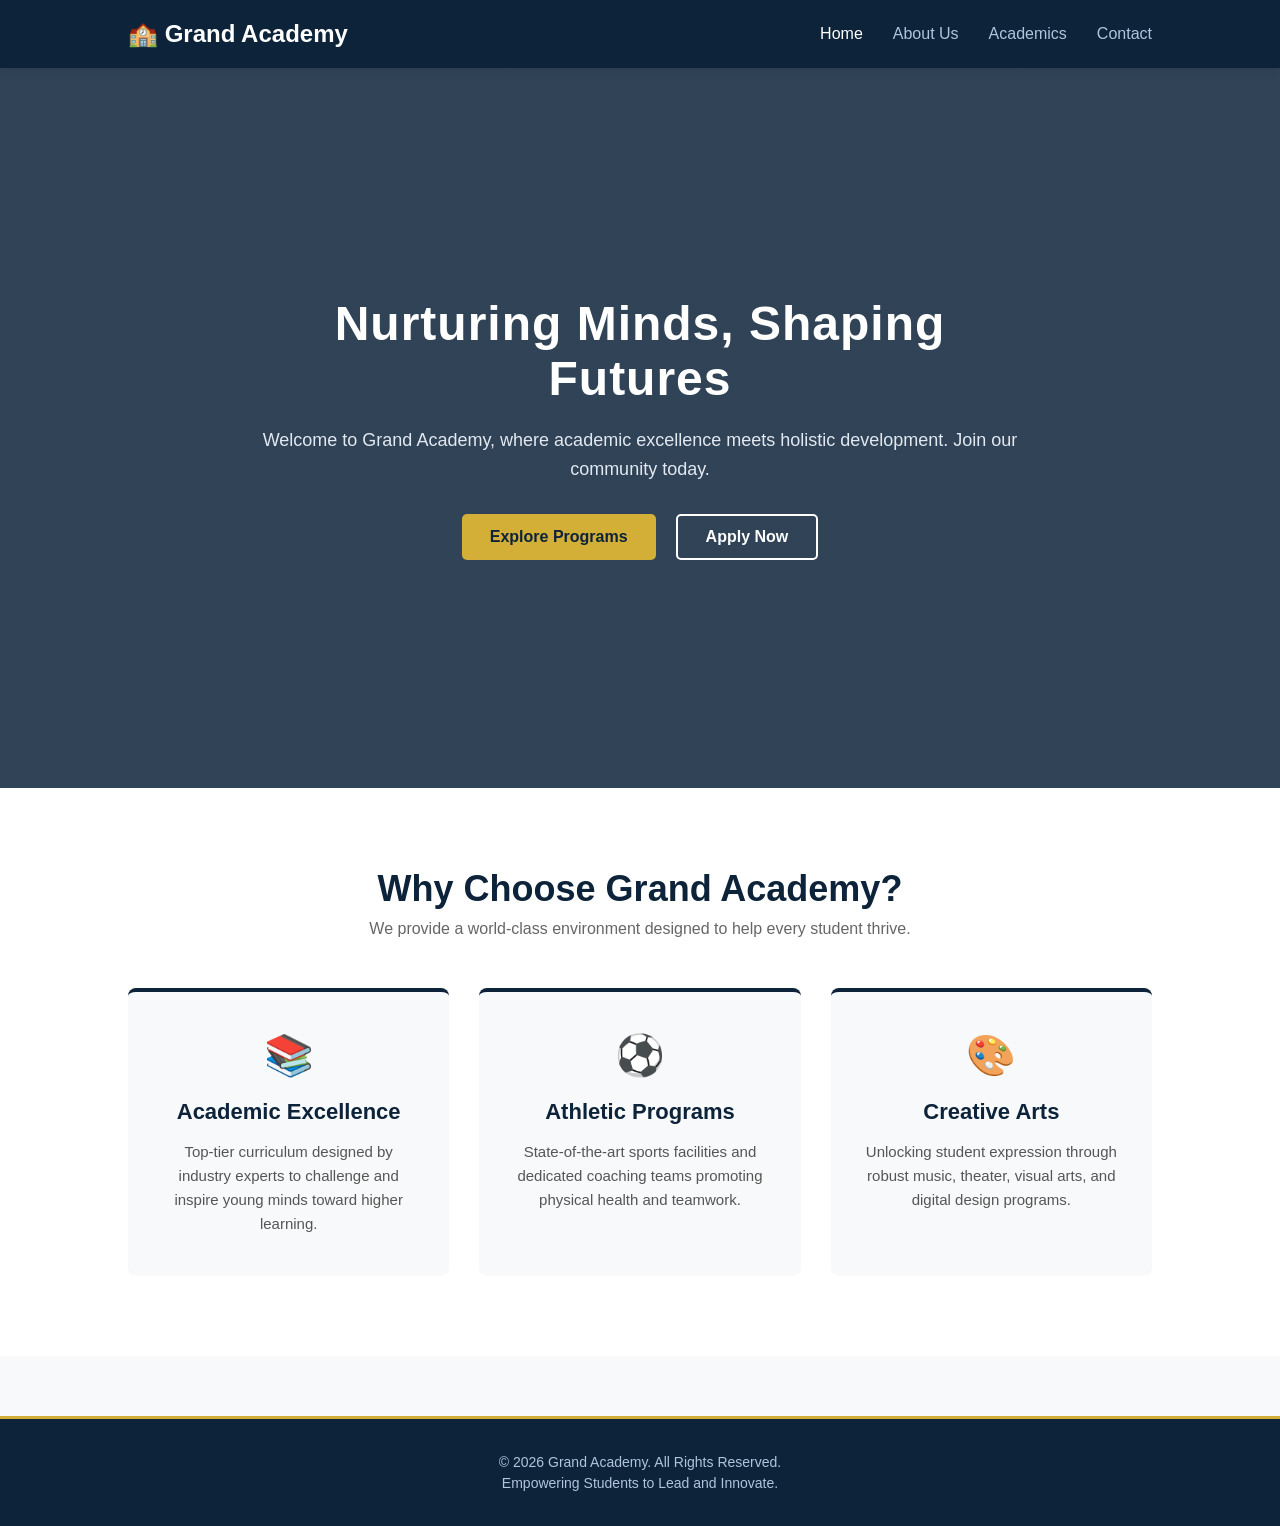
<file: index.html>
<!DOCTYPE html>
<html lang="en">
<head>
    <meta charset="UTF-8">
    <meta name="viewport" content="width=device-width, initial-scale=1.0">
    <title>Grand Academy | Home</title>
    <link rel="stylesheet" href="style.css">
</head>
<body>

    <nav class="navbar">
        <div class="nav-logo">🏫 Grand Academy</div>
        <ul class="nav-links" id="navLinks">
            <li><a href="index.html" class="active">Home</a></li>
            <li><a href="about.html">About Us</a></li>
            <li><a href="academics.html">Academics</a></li>
            <li><a href="contact.html">Contact</a></li>
        </ul>
        <div class="menu-toggle" id="mobileMenu">☰</div>
    </nav>

    <header class="hero">
        <div class="hero-content">
            <h1>Nurturing Minds, Shaping Futures</h1>
            <p>Welcome to Grand Academy, where academic excellence meets holistic development. Join our community today.</p>
            <div class="hero-buttons">
                <button id="welcomeBtn" class="btn-primary">Explore Programs</button>
                <button class="btn-secondary" onclick="window.location.href='contact.html'">Apply Now</button>
            </div>
        </div>
    </header>

    <section class="features">
        <div class="section-title">
            <h2>Why Choose Grand Academy?</h2>
            <p>We provide a world-class environment designed to help every student thrive.</p>
        </div>
        
        <div class="feature-grid">
            <div class="feature-card">
                <div class="icon">📚</div>
                <h3>Academic Excellence</h3>
                <p>Top-tier curriculum designed by industry experts to challenge and inspire young minds toward higher learning.</p>
            </div>
            
            <div class="feature-card">
                <div class="icon">⚽</div>
                <h3>Athletic Programs</h3>
                <p>State-of-the-art sports facilities and dedicated coaching teams promoting physical health and teamwork.</p>
            </div>
            
            <div class="feature-card">
                <div class="icon">🎨</div>
                <h3>Creative Arts</h3>
                <p>Unlocking student expression through robust music, theater, visual arts, and digital design programs.</p>
            </div>
        </div>
    </section>

    <footer>
        <p>&copy; 2026 Grand Academy. All Rights Reserved.</p>
        <p>Empowering Students to Lead and Innovate.</p>
    </footer>

    <script src="script.js"></script>
</body>
</html>
</file>
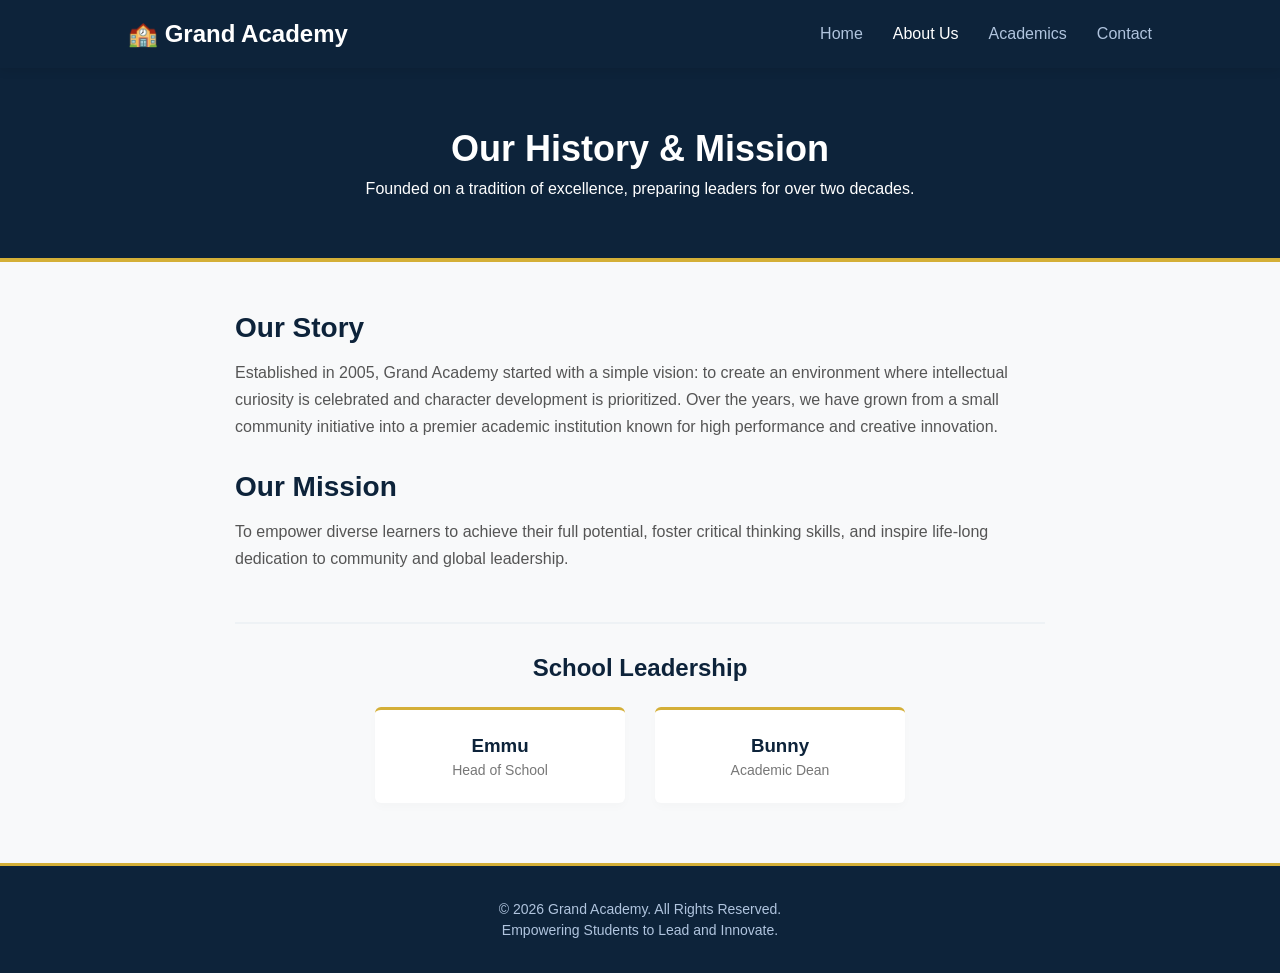
<file: about.html>
<!DOCTYPE html>
<html lang="en">
<head>
    <meta charset="UTF-8">
    <meta name="viewport" content="width=device-width, initial-scale=1.0">
    <title>Grand Academy | About Us</title>
    <link rel="stylesheet" href="style.css">
</head>
<body>

    <nav class="navbar">
        <div class="nav-logo">🏫 Grand Academy</div>
        <ul class="nav-links" id="navLinks">
            <li><a href="index.html">Home</a></li>
            <li><a href="about.html" class="active">About Us</a></li>
            <li><a href="academics.html">Academics</a></li>
            <li><a href="contact.html">Contact</a></li>
        </ul>
        <div class="menu-toggle" id="mobileMenu">☰</div>
    </nav>

    <section class="about-hero">
        <h1>Our History & Mission</h1>
        <p>Founded on a tradition of excellence, preparing leaders for over two decades.</p>
    </section>

    <section class="about-content">
        <div class="about-text">
            <h2>Our Story</h2>
            <p>Established in 2005, Grand Academy started with a simple vision: to create an environment where intellectual curiosity is celebrated and character development is prioritized. Over the years, we have grown from a small community initiative into a premier academic institution known for high performance and creative innovation.</p>
            
            <h2>Our Mission</h2>
            <p>To empower diverse learners to achieve their full potential, foster critical thinking skills, and inspire life-long dedication to community and global leadership.</p>
        </div>

        <div class="leadership-section">
            <h2>School Leadership</h2>
            <div class="leader-grid">
                <div class="leader-card">
                    <h3>Emmu</h3>
                    <p class="role">Head of School</p>
                </div>
                <div class="leader-card">
                    <h3>Bunny</h3>
                    <p class="role">Academic Dean</p>
                </div>
            </div>
        </div>
    </section>

    <footer>
        <p>&copy; 2026 Grand Academy. All Rights Reserved.</p>
        <p>Empowering Students to Lead and Innovate.</p>
    </footer>

    <script src="script.js"></script>
</body>
</html>
</file>
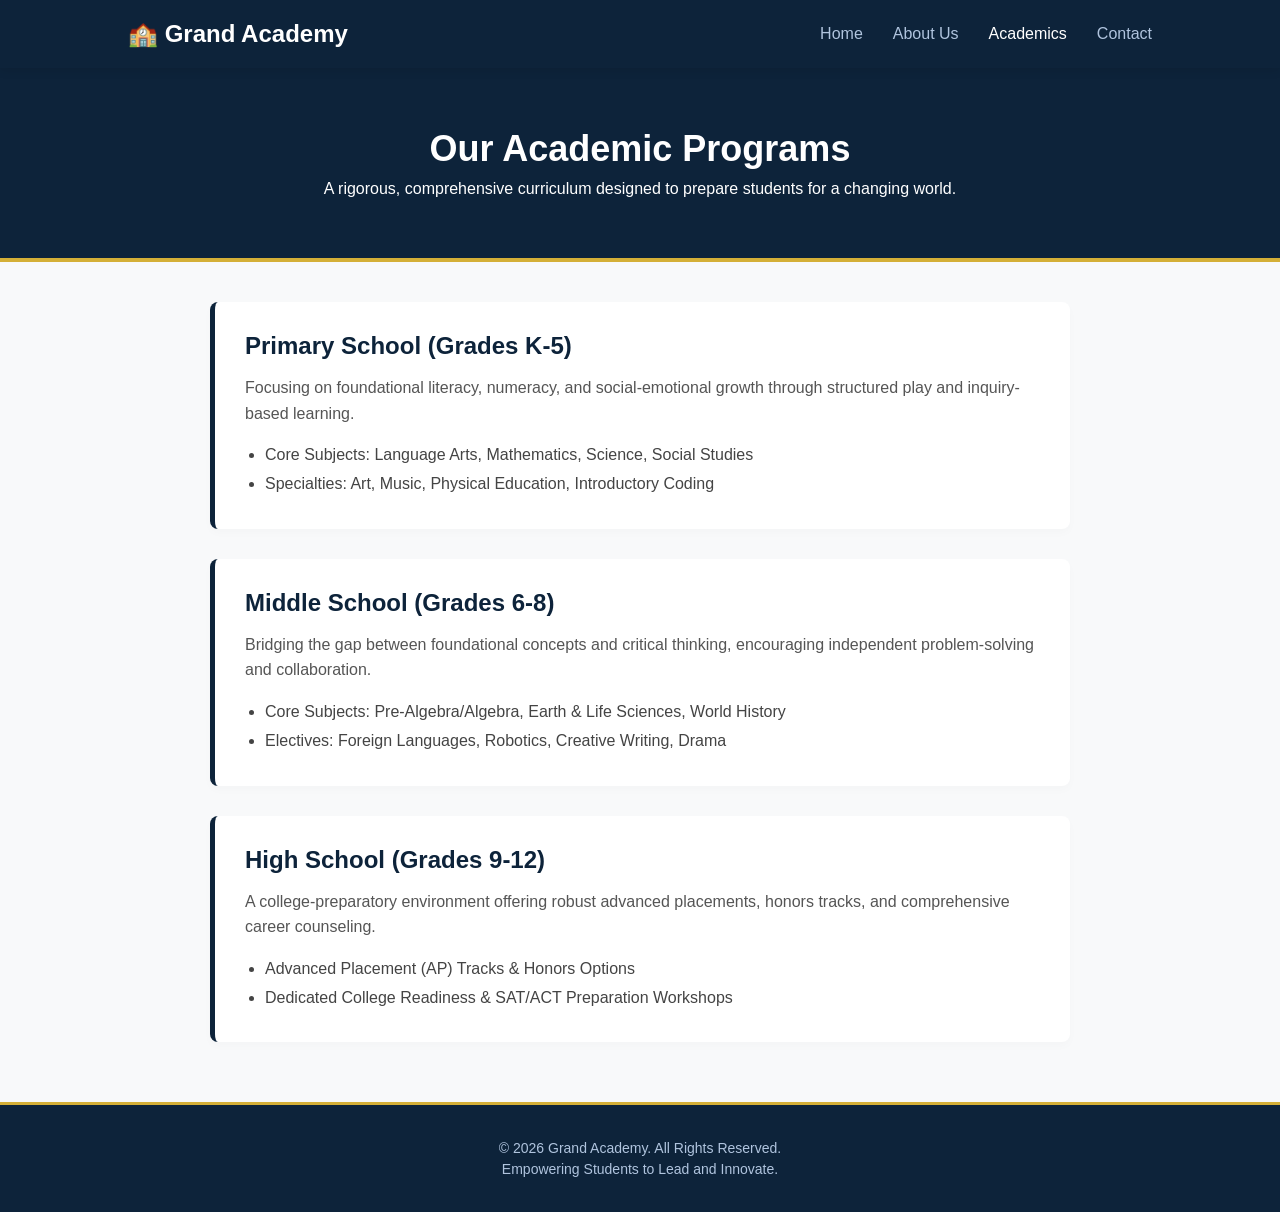
<file: academics.html>
<!DOCTYPE html>
<html lang="en">
<head>
    <meta charset="UTF-8">
    <meta name="viewport" content="width=device-width, initial-scale=1.0">
    <title>Grand Academy | Academics</title>
    <link rel="stylesheet" href="style.css">
</head>
<body>

    <nav class="navbar">
        <div class="nav-logo">🏫 Grand Academy</div>
        <ul class="nav-links" id="navLinks">
            <li><a href="index.html">Home</a></li>
            <li><a href="about.html">About Us</a></li>
            <li><a href="academics.html" class="active">Academics</a></li>
            <li><a href="contact.html">Contact</a></li>
        </ul>
        <div class="menu-toggle" id="mobileMenu">☰</div>
    </nav>

    <section class="academics-hero">
        <h1>Our Academic Programs</h1>
        <p>A rigorous, comprehensive curriculum designed to prepare students for a changing world.</p>
    </section>

    <section class="programs-container">
        <div class="program-tier">
            <h2>Primary School (Grades K-5)</h2>
            <p>Focusing on foundational literacy, numeracy, and social-emotional growth through structured play and inquiry-based learning.</p>
            <ul>
                <li>Core Subjects: Language Arts, Mathematics, Science, Social Studies</li>
                <li>Specialties: Art, Music, Physical Education, Introductory Coding</li>
            </ul>
        </div>

        <div class="program-tier">
            <h2>Middle School (Grades 6-8)</h2>
            <p>Bridging the gap between foundational concepts and critical thinking, encouraging independent problem-solving and collaboration.</p>
            <ul>
                <li>Core Subjects: Pre-Algebra/Algebra, Earth & Life Sciences, World History</li>
                <li>Electives: Foreign Languages, Robotics, Creative Writing, Drama</li>
            </ul>
        </div>

        <div class="program-tier">
            <h2>High School (Grades 9-12)</h2>
            <p>A college-preparatory environment offering robust advanced placements, honors tracks, and comprehensive career counseling.</p>
            <ul>
                <li>Advanced Placement (AP) Tracks & Honors Options</li>
                <li>Dedicated College Readiness & SAT/ACT Preparation Workshops</li>
            </ul>
        </div>
    </section>

    <footer>
        <p>&copy; 2026 Grand Academy. All Rights Reserved.</p>
        <p>Empowering Students to Lead and Innovate.</p>
    </footer>

    <script src="script.js"></script>
</body>
</html>
</file>
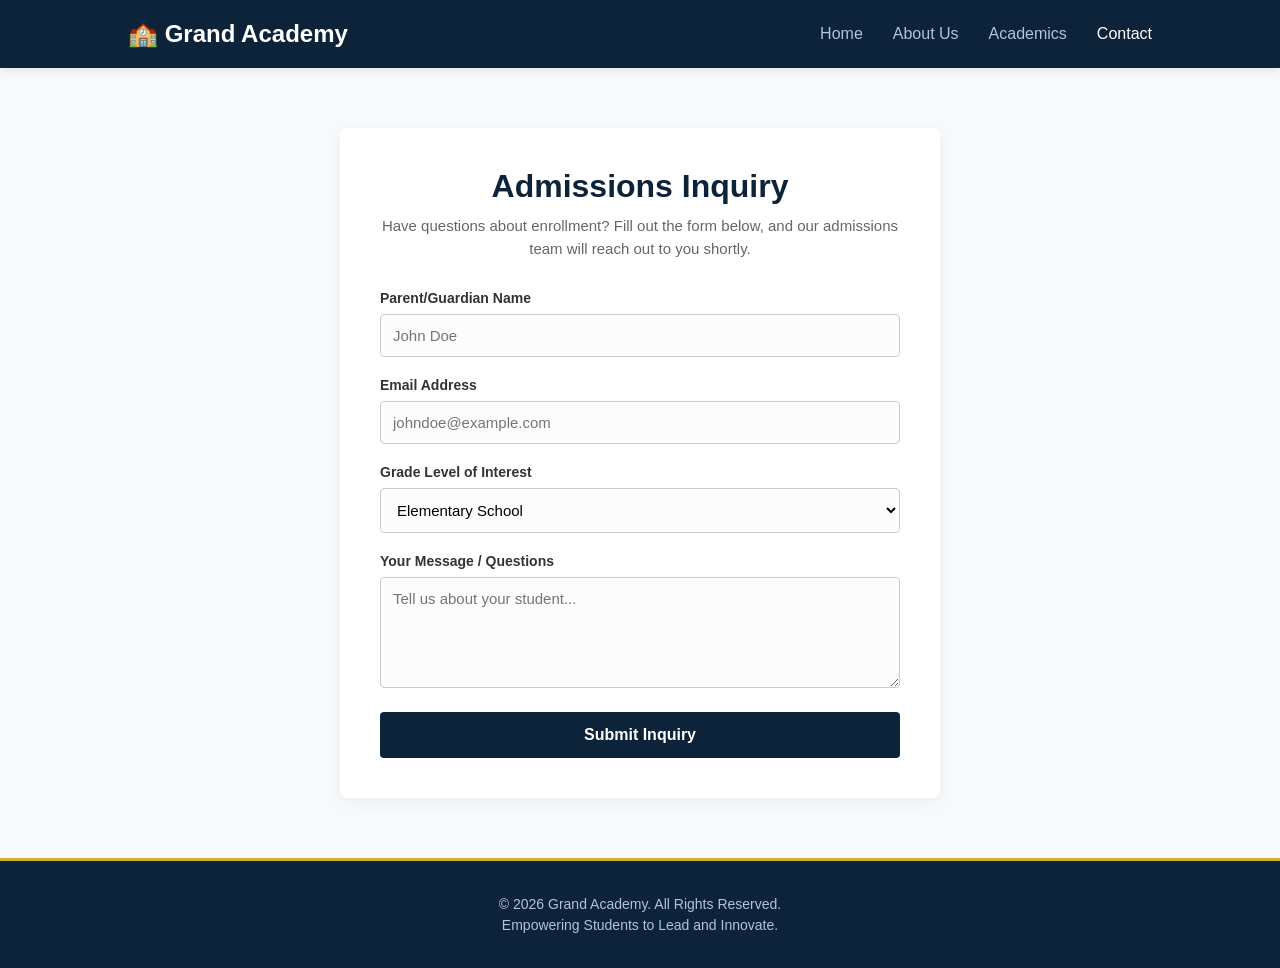
<file: contact.html>
<!DOCTYPE html>
<html lang="en">
<head>
    <meta charset="UTF-8">
    <meta name="viewport" content="width=device-width, initial-scale=1.0">
    <title>Grand Academy | Admissions Contact</title>
    <link rel="stylesheet" href="style.css">
</head>
<body>

    <nav class="navbar">
        <div class="nav-logo">🏫 Grand Academy</div>
        <ul class="nav-links" id="navLinks">
            <li><a href="index.html">Home</a></li>
            <li><a href="about.html">About Us</a></li>
            <li><a href="academics.html">Academics</a></li>
            <li><a href="contact.html" class="active">Contact</a></li>
        </ul>
        <div class="menu-toggle" id="mobileMenu">☰</div>
    </nav>

    <section class="contact-container">
        <div class="form-header">
            <h2>Admissions Inquiry</h2>
            <p>Have questions about enrollment? Fill out the form below, and our admissions team will reach out to you shortly.</p>
        </div>

        <div id="formStatus" class="form-status" style="display: none;"></div>

        <form class="admission-form" id="admissionForm">
            <div class="form-group">
                <label for="parentName">Parent/Guardian Name</label>
                <input type="text" id="parentName" placeholder="John Doe" required>
            </div>

            <div class="form-group">
                <label for="email">Email Address</label>
                <input type="email" id="email" placeholder="johndoe@example.com" required>
            </div>

            <div class="form-group">
                <label for="gradeLevel">Grade Level of Interest</label>
                <select id="gradeLevel">
                    <option value="Elementary School">Elementary School</option>
                    <option value="Middle School">Middle School</option>
                    <option value="High School">High School</option>
                </select>
            </div>

            <div class="form-group">
                <label for="message">Your Message / Questions</label>
                <textarea id="message" rows="5" placeholder="Tell us about your student..."></textarea>
            </div>

            <button type="submit" class="btn-submit">Submit Inquiry</button>
        </form>
    </section>

    <footer>
        <p>&copy; 2026 Grand Academy. All Rights Reserved.</p>
        <p>Empowering Students to Lead and Innovate.</p>
    </footer>

    <script src="script.js"></script>
</body>
</html>
</file>
<file: style.css>
/* Reset basic styles */
* {
    margin: 0;
    padding: 0;
    box-sizing: border-box;
    font-family: 'Segoe UI', Tahoma, Geneva, Verdana, sans-serif;
}

body {
    background-color: #f8f9fa;
    color: #333;
}

/* Navigation Bar Styling */
.navbar {
    display: flex;
    justify-content: space-between;
    align-items: center;
    background-color: #0d233a; /* Dark Academic Blue */
    padding: 20px 10%;
    position: sticky;
    top: 0;
    z-index: 1000;
    box-shadow: 0 2px 10px rgba(0,0,0,0.1);
}

.nav-logo {
    color: #ffffff;
    font-size: 24px;
    font-weight: bold;
}

.nav-links {
    display: flex;
    list-style: none;
}

.nav-links li {
    margin-left: 30px;
}

.nav-links a {
    color: #b0c4de;
    text-decoration: none;
    font-size: 16px;
    font-weight: 500;
    transition: color 0.3s ease;
}

.nav-links a:hover, .nav-links a.active {
    color: #ffffff;
}

/* Hero Section Styling */
.hero {
    background: linear-gradient(rgba(13, 35, 58, 0.85), rgba(13, 35, 58, 0.85)), 
                url('https://images.unsplash.com/photo-1541339907198-e08756dedf3f?q=80&w=1920') no-repeat center center/cover;
    height: 80vh;
    display: flex;
    justify-content: center;
    align-items: center;
    text-align: center;
    color: white;
    padding: 0 20px;
}

.hero-content {
    max-width: 800px;
}

.hero-content h1 {
    font-size: 48px;
    margin-bottom: 20px;
    letter-spacing: 1px;
}

.hero-content p {
    font-size: 18px;
    margin-bottom: 30px;
    line-height: 1.6;
    color: #e2e8f0;
}

/* Button UI */
.hero-buttons {
    display: flex;
    justify-content: center;
    gap: 20px;
}

.btn-primary, .btn-secondary {
    padding: 12px 28px;
    font-size: 16px;
    font-weight: 600;
    border-radius: 5px;
    cursor: pointer;
    transition: all 0.3s ease;
}

.btn-primary {
    background-color: #d4af37; /* Gold accent */
    color: #0d233a;
    border: none;
}

.btn-primary:hover {
    background-color: #fff;
    color: #0d233a;
}

.btn-secondary {
    background-color: transparent;
    color: white;
    border: 2px solid white;
}

.btn-secondary:hover {
    background-color: white;
    color: #0d233a;
}

/* Features Section Styling */
.features {
    padding: 80px 10%;
    background-color: #ffffff;
}

.section-title {
    text-align: center;
    margin-bottom: 50px;
}

.section-title h2 {
    font-size: 36px;
    color: #0d233a;
    margin-bottom: 10px;
}

.section-title p {
    color: #666;
    font-size: 16px;
}

/* Grid Layout */
.feature-grid {
    display: grid;
    grid-template-columns: repeat(auto-fit, minmax(280px, 1fr));
    gap: 30px;
}

/* Feature Cards */
.feature-card {
    background: #f8f9fa;
    padding: 40px 30px;
    border-radius: 8px;
    text-align: center;
    transition: transform 0.3s ease, box-shadow 0.3s ease;
    border-top: 4px solid #0d233a;
}

.feature-card:hover {
    transform: translateY(-5px);
    box-shadow: 0 10px 20px rgba(0,0,0,0.05);
    border-top-color: #d4af37;
}

.feature-card .icon {
    font-size: 40px;
    margin-bottom: 20px;
}

.feature-card h3 {
    font-size: 22px;
    color: #0d233a;
    margin-bottom: 15px;
}

.feature-card p {
    color: #555;
    line-height: 1.6;
    font-size: 15px;
}

/* Contact & Admissions Form Styling */
.contact-container {
    max-width: 600px;
    margin: 60px auto;
    padding: 40px;
    background: #ffffff;
    border-radius: 8px;
    box-shadow: 0 4px 15px rgba(0, 0, 0, 0.05);
}

.form-header {
    text-align: center;
    margin-bottom: 30px;
}

.form-header h2 {
    color: #0d233a;
    font-size: 32px;
    margin-bottom: 10px;
}

.form-header p {
    color: #666;
    font-size: 15px;
    line-height: 1.5;
}

.form-group {
    margin-bottom: 20px;
}

.form-group label {
    display: block;
    font-weight: 600;
    margin-bottom: 8px;
    color: #333;
    font-size: 14px;
}

.form-group input, 
.form-group select, 
.form-group textarea {
    width: 100%;
    padding: 12px;
    border: 1px solid #ccc;
    border-radius: 4px;
    font-size: 15px;
    background-color: #fcfcfc;
    transition: border-color 0.3s ease;
}

.form-group input:focus, 
.form-group select:focus, 
.form-group textarea:focus {
    outline: none;
    border-color: #0d233a;
    background-color: #fff;
}

.btn-submit {
    width: 100%;
    padding: 14px;
    background-color: #0d233a;
    color: white;
    border: none;
    font-size: 16px;
    font-weight: 600;
    border-radius: 4px;
    cursor: pointer;
    transition: background-color 0.3s ease;
}

.btn-submit:hover {
    background-color: #d4af37;
    color: #0d233a;
}

/* Academics Page Specific Styles */
.academics-hero {
    background-color: #0d233a;
    color: white;
    text-align: center;
    padding: 60px 20px;
    border-bottom: 4px solid #d4af37;
}

.academics-hero h1 {
    font-size: 36px;
    margin-bottom: 10px;
}

.programs-container {
    max-width: 900px;
    margin: 40px auto;
    padding: 0 20px;
}

.program-tier {
    background: #ffffff;
    padding: 30px;
    border-radius: 8px;
    margin-bottom: 30px;
    box-shadow: 0 4px 10px rgba(0,0,0,0.02);
    border-left: 5px solid #0d233a;
}

.program-tier h2 {
    color: #0d233a;
    margin-bottom: 15px;
}

.program-tier p {
    color: #555;
    line-height: 1.6;
    margin-bottom: 15px;
}

.program-tier ul {
    padding-left: 20px;
    color: #444;
    line-height: 1.8;
}

/* About Page Specific Styles */
.about-hero {
    background-color: #0d233a;
    color: white;
    text-align: center;
    padding: 60px 20px;
    border-bottom: 4px solid #d4af37;
}

.about-hero h1 {
    font-size: 36px;
    margin-bottom: 10px;
}

.about-content {
    max-width: 850px;
    margin: 50px auto;
    padding: 0 20px;
}

.about-text h2 {
    color: #0d233a;
    font-size: 28px;
    margin-top: 30px;
    margin-bottom: 15px;
}

.about-text p {
    color: #555;
    line-height: 1.7;
    font-size: 16px;
    margin-bottom: 20px;
}

.leadership-section {
    margin-top: 50px;
    border-top: 2px solid #eef2f5;
    padding-top: 30px;
}

.leadership-section h2 {
    color: #0d233a;
    margin-bottom: 25px;
    text-align: center;
}

.leader-grid {
    display: flex;
    justify-content: center;
    gap: 30px;
    flex-wrap: wrap;
}

.leader-card {
    background: #ffffff;
    padding: 25px;
    border-radius: 6px;
    min-width: 250px;
    text-align: center;
    box-shadow: 0 4px 10px rgba(0,0,0,0.02);
    border-top: 3px solid #d4af37;
}

.leader-card h3 {
    color: #0d233a;
    margin-bottom: 5px;
}

.leader-card .role {
    color: #777;
    font-size: 14px;
    font-weight: 500;
}

/* Form Success Message Box */
.form-status {
    padding: 15px;
    margin-bottom: 25px;
    border-radius: 4px;
    font-size: 15px;
    line-height: 1.5;
    text-align: center;
}

.form-status.success {
    background-color: #d4edda;
    color: #155724;
    border: 1px solid #c3e6cb;
}

/* Global Footer Styling */
footer {
    background-color: #0d233a;
    color: #b0c4de;
    text-align: center;
    padding: 30px 20px;
    margin-top: 60px;
    font-size: 14px;
    border-top: 3px solid #d4af37;
}

footer p {
    margin: 5px 0;
}

/* Mobile Responsive Navigation Layout */
.menu-toggle {
    display: none; /* Hidden on Desktop */
    color: white;
    font-size: 28px;
    cursor: pointer;
}

@media (max-width: 768px) {
    .menu-toggle {
        display: block; /* Shows up on Mobile viewport widths */
    }

    .nav-links {
        display: none; /* Collapses menu links list context */
        flex-direction: column;
        width: 100%;
        position: absolute;
        top: 70px;
        left: 0;
        background-color: #0d233a;
        text-align: center;
        padding: 20px 0;
        box-shadow: 0 4px 10px rgba(0,0,0,0.1);
    }

    .nav-links.active {
        display: flex; /* Display panel context upon toggle interactions */
    }

    .nav-links li {
        margin: 15px 0;
        margin-left: 0;
    }
    
    .hero-content h1 {
        font-size: 32px;
    }
}
</file>
